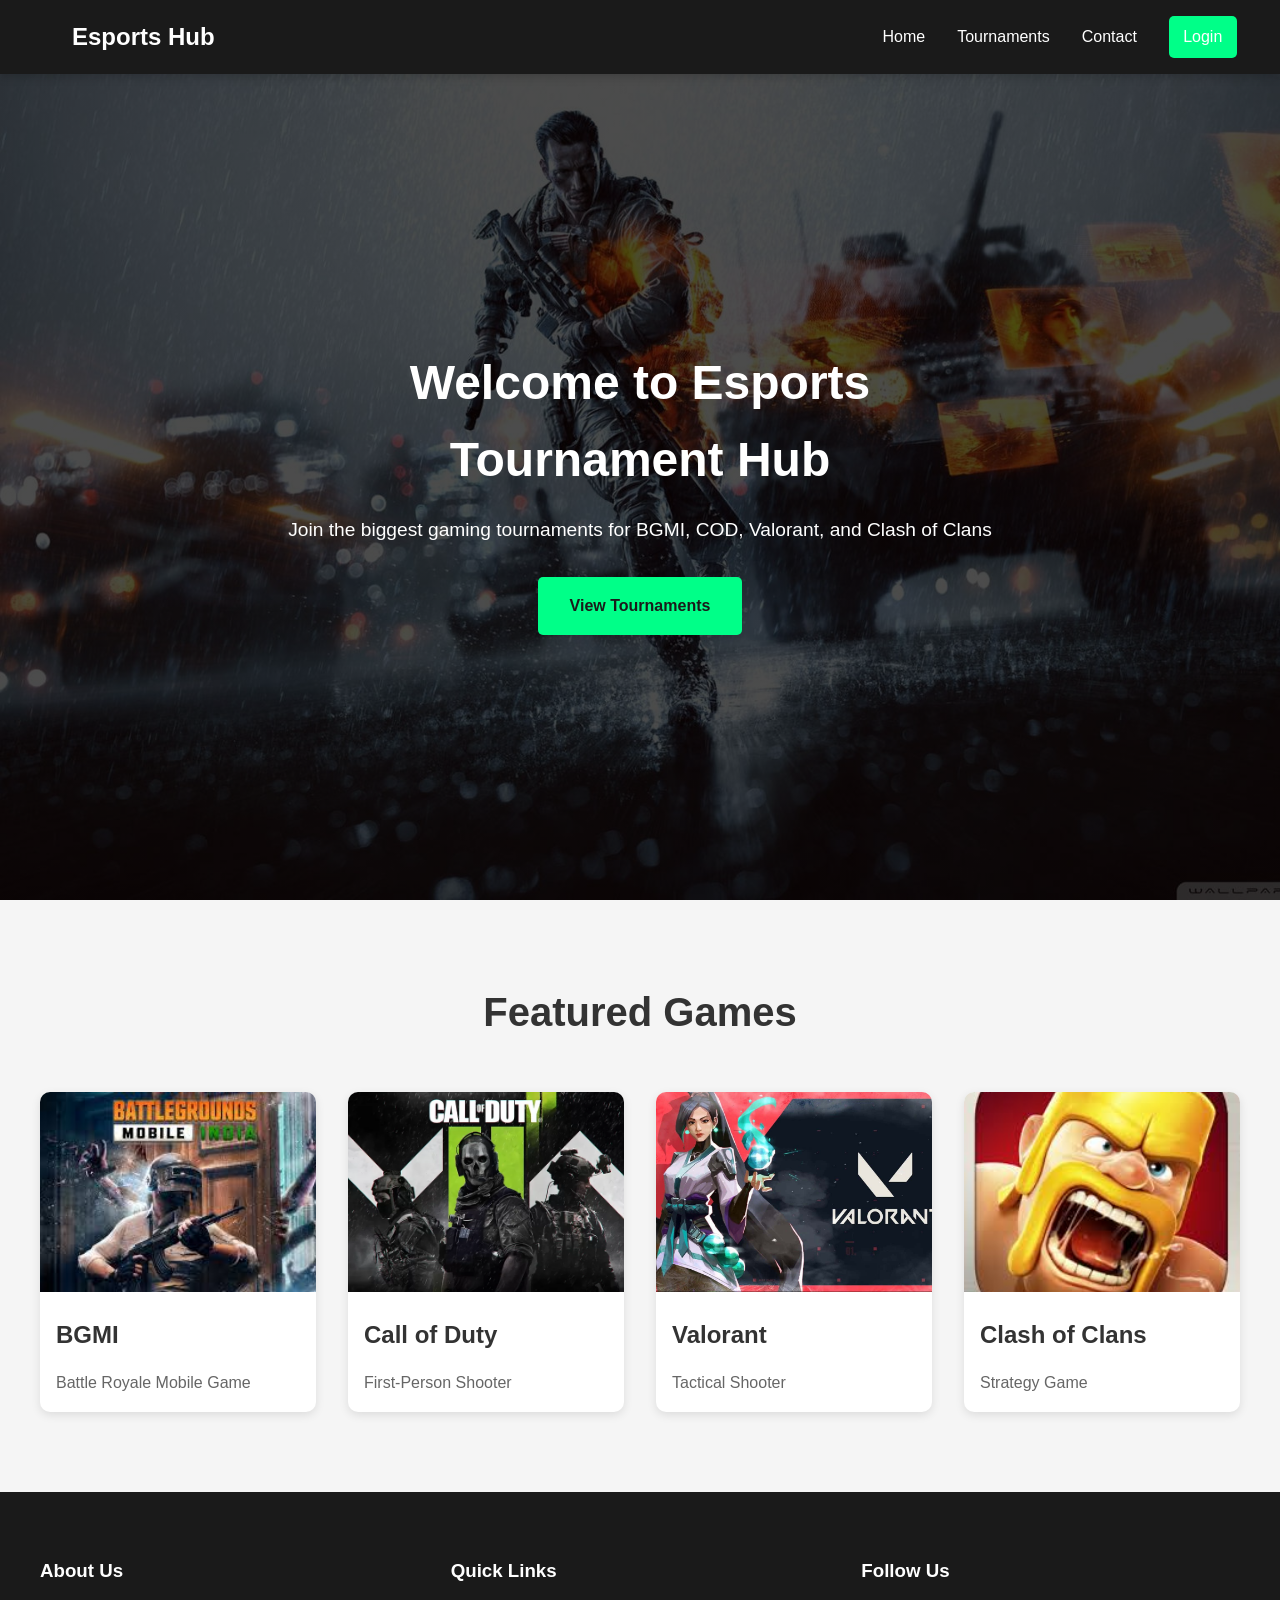
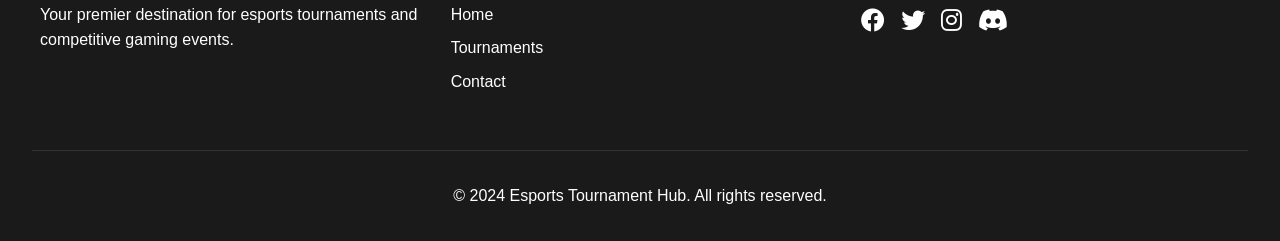
<file: pages/index.html>
<!DOCTYPE html>
<html lang="en">
<head>
    <meta charset="UTF-8">
    <meta name="viewport" content="width=device-width, initial-scale=1.0">
    <title>Esports Tournament Hub</title>
    <link rel="stylesheet" href="../css/styles.css">
    <link rel="stylesheet" href="https://cdnjs.cloudflare.com/ajax/libs/font-awesome/6.0.0/css/all.min.css">
</head>
<body>
    <header>
        <nav>
            <div class="logo">Esports Hub</div>
            <ul class="nav-links">
                
                <li><a href="index.html">Home</a></li>
                <li><a href="tournaments.html">Tournaments</a></li>
                <li><a href="contact.html">Contact</a></li>
                <li class="login-btn"><a href="login.html">Login</a></li>
            </ul>
            <div class="menu-toggle">
                <i class="fas fa-bars"></i>
            </div>
        </nav>
    </header>

    <section id="home" class="hero">
        <div class="hero-content">
            <h1>Welcome to Esports Tournament Hub</h1>
            <p>Join the biggest gaming tournaments for BGMI, COD, Valorant, and Clash of Clans</p>
            <a href="tournaments.html" class="cta-button">View Tournaments</a>
        </div>
    </section>

    <section id="games" class="games-section">
        <h2>Featured Games</h2>
        <div class="games-grid">
            <div class="game-card" data-game="bgmi">
                <img src="../images/bgmi.jpeg" alt="BGMI" onerror="this.src='../images/background-image.jpg'">
                <h3>BGMI</h3>
                <p>Battle Royale Mobile Game</p>
            </div>
            <div class="game-card" data-game="cod">
                <img src="../images/cod.webp" alt="Call of Duty" onerror="this.src='../images/background-image.jpg'">
                <h3>Call of Duty</h3>
                <p>First-Person Shooter</p>
            </div>
            <div class="game-card" data-game="valorant">
                <img src="../images/valorant.jpg" alt="Valorant" onerror="this.src='../images/background-image.jpg'">
                <h3>Valorant</h3>
                <p>Tactical Shooter</p>
            </div>
            <div class="game-card" data-game="coc">
                <img src="../images/coc.jpeg" alt="Clash of Clans" onerror="this.src='../images/background-image.jpg'">
                <h3>Clash of Clans</h3>
                <p>Strategy Game</p>
            </div>
        </div>
    </section>

    <footer>
        <div class="footer-content">
            <div class="footer-section">
                <h3>About Us</h3>
                <p>Your premier destination for esports tournaments and competitive gaming events.</p>
            </div>
            <div class="footer-section">
                <h3>Quick Links</h3>
                <ul>
                    <li><a href="index.html">Home</a></li>
                    <li><a href="tournaments.html">Tournaments</a></li>
                    <li><a href="contact.html">Contact</a></li>
                </ul>
            </div>
            <div class="footer-section">
                <h3>Follow Us</h3>
                <div class="social-links">
                    <a href="#"><i class="fab fa-facebook"></i></a>
                    <a href="#"><i class="fab fa-twitter"></i></a>
                    <a href="#"><i class="fab fa-instagram"></i></a>
                    <a href="#"><i class="fab fa-discord"></i></a>
                </div>
            </div>
        </div>
        <div class="footer-bottom">
            <p>&copy; 2024 Esports Tournament Hub. All rights reserved.</p>
        </div>
    </footer>

    <script src="../js/auth.js"></script>
    <script src="../js/script.js"></script>
</body>
</html>
</file>
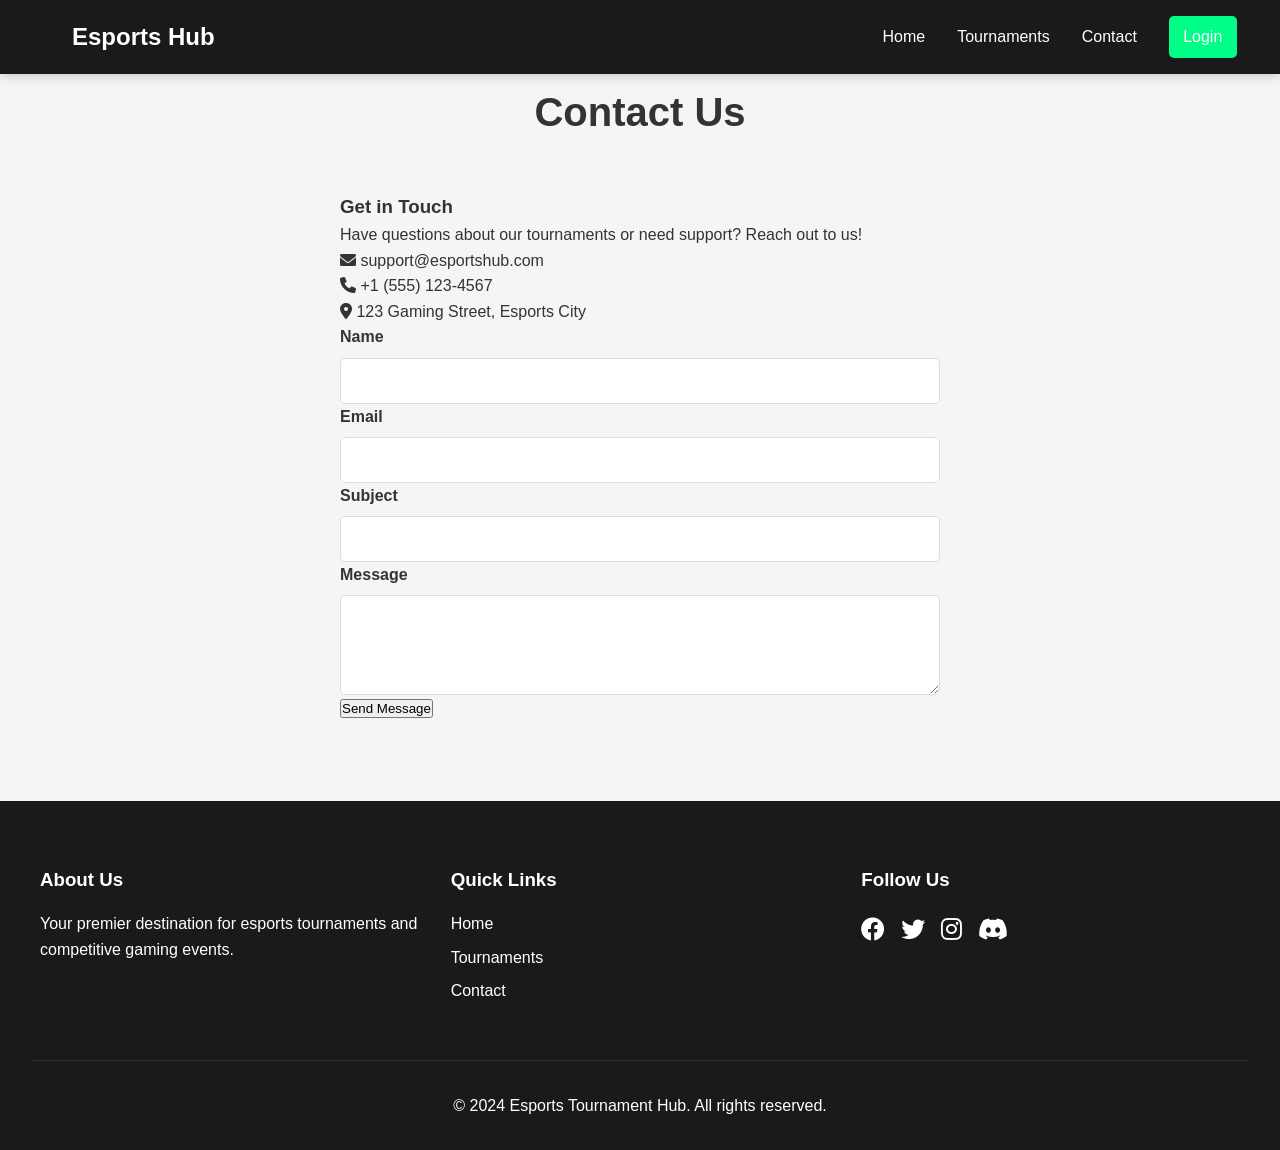
<file: pages/contact.html>
<!DOCTYPE html>
<html lang="en">
<head>
    <meta charset="UTF-8">
    <meta name="viewport" content="width=device-width, initial-scale=1.0">
    <title>Contact Us - Esports Hub</title>
    <link rel="stylesheet" href="../css/styles.css">
    <link rel="stylesheet" href="https://cdnjs.cloudflare.com/ajax/libs/font-awesome/6.0.0/css/all.min.css">
</head>
<body>
    <header>
        <nav>
            <div class="logo">Esports Hub</div>
            <ul class="nav-links">
                <li><a href="index.html">Home</a></li>
                <li><a href="tournaments.html">Tournaments</a></li>
                <li><a href="contact.html">Contact</a></li>
                <li class="login-btn"><a href="login.html">Login</a></li>
            </ul>
            <div class="menu-toggle">
                <i class="fas fa-bars"></i>
            </div>
        </nav>
    </header>

    <main>
        <section class="contact-section">
            <h2>Contact Us</h2>
            <div class="contact-container">
                <div class="contact-info">
                    <h3>Get in Touch</h3>
                    <p>Have questions about our tournaments or need support? Reach out to us!</p>
                    <div class="contact-details">
                        <p><i class="fas fa-envelope"></i> support@esportshub.com</p>
                        <p><i class="fas fa-phone"></i> +1 (555) 123-4567</p>
                        <p><i class="fas fa-map-marker-alt"></i> 123 Gaming Street, Esports City</p>
                    </div>
                </div>
                <div class="contact-form">
                    <form id="contactForm">
                        <div class="form-group">
                            <label for="name">Name</label>
                            <input type="text" id="name" name="name" required>
                        </div>
                        <div class="form-group">
                            <label for="email">Email</label>
                            <input type="email" id="email" name="email" required>
                        </div>
                        <div class="form-group">
                            <label for="subject">Subject</label>
                            <input type="text" id="subject" name="subject" required>
                        </div>
                        <div class="form-group">
                            <label for="message">Message</label>
                            <textarea id="message" name="message" required></textarea>
                        </div>
                        <button type="submit">Send Message</button>
                    </form>
                </div>
            </div>
        </section>
    </main>

    <footer>
        <div class="footer-content">
            <div class="footer-section">
                <h3>About Us</h3>
                <p>Your premier destination for esports tournaments and competitive gaming events.</p>
            </div>
            <div class="footer-section">
                <h3>Quick Links</h3>
                <ul>
                    <li><a href="index.html">Home</a></li>
                    <li><a href="tournaments.html">Tournaments</a></li>
                    <li><a href="contact.html">Contact</a></li>
                </ul>
            </div>
            <div class="footer-section">
                <h3>Follow Us</h3>
                <div class="social-links">
                    <a href="#"><i class="fab fa-facebook"></i></a>
                    <a href="#"><i class="fab fa-twitter"></i></a>
                    <a href="#"><i class="fab fa-instagram"></i></a>
                    <a href="#"><i class="fab fa-discord"></i></a>
                </div>
            </div>
        </div>
        <div class="footer-bottom">
            <p>&copy; 2024 Esports Tournament Hub. All rights reserved.</p>
        </div>
    </footer>

    <script src="../js/auth.js"></script>
    <script src="../js/script.js"></script>
</body>
</html>
</file>
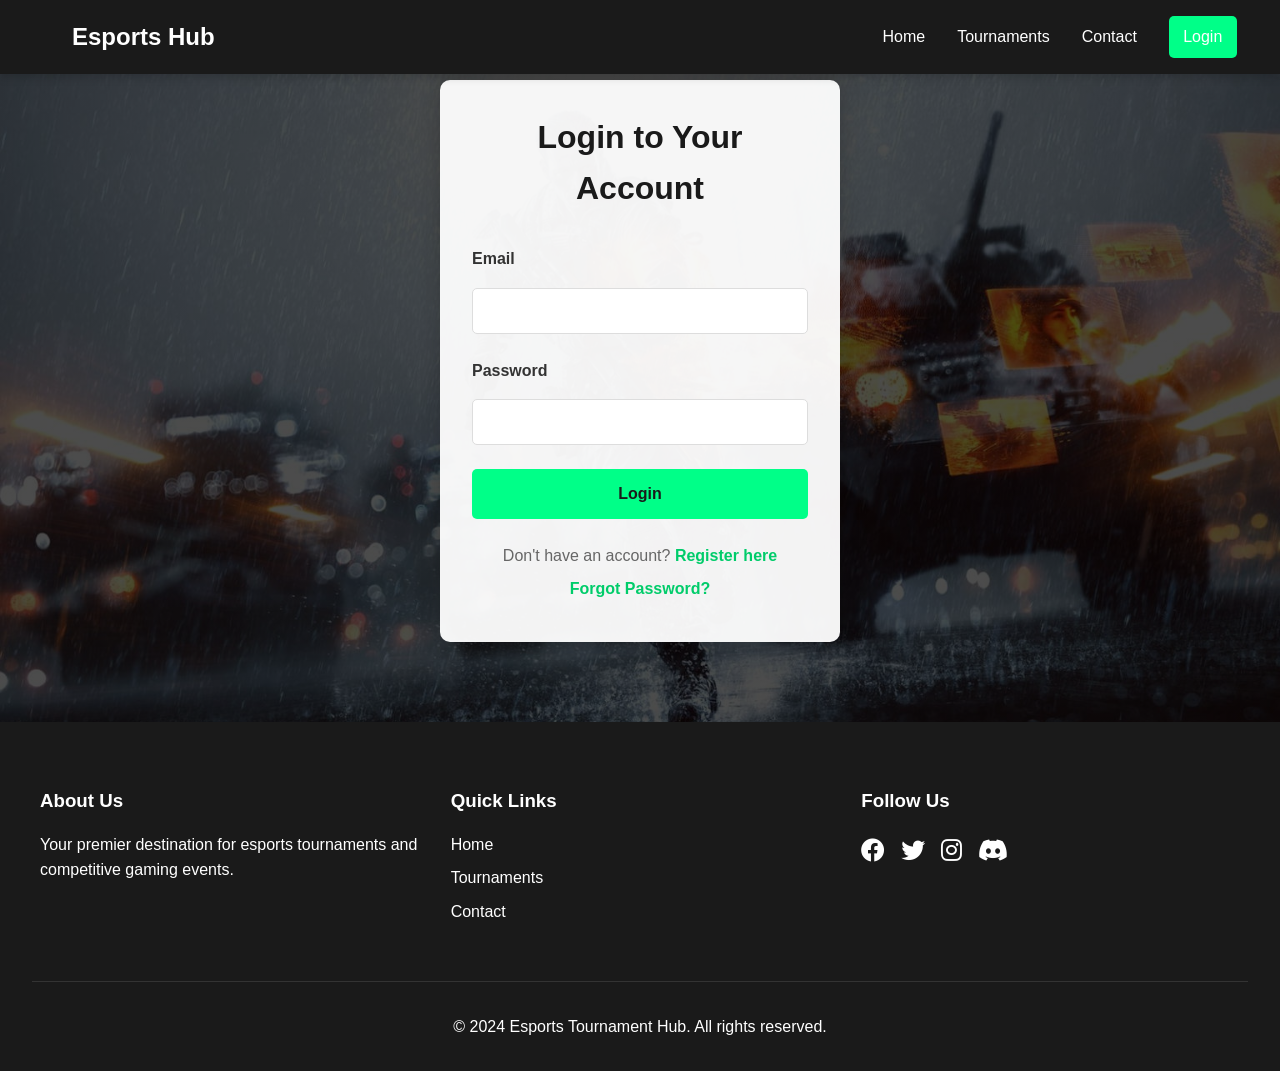
<file: pages/login.html>
<!DOCTYPE html>
<html lang="en">
<head>
    <meta charset="UTF-8">
    <meta name="viewport" content="width=device-width, initial-scale=1.0">
    <title>Login - Esports Hub</title>
    <link rel="stylesheet" href="../css/styles.css">
    <link rel="stylesheet" href="https://cdnjs.cloudflare.com/ajax/libs/font-awesome/6.0.0/css/all.min.css">
</head>
<body>
    <header>
        <nav>
            <div class="logo">Esports Hub</div>
            <ul class="nav-links">
                <li><a href="index.html">Home</a></li>
                <li><a href="tournaments.html">Tournaments</a></li>
                <li><a href="contact.html">Contact</a></li>
                <li class="login-btn"><a href="login.html">Login</a></li>
            </ul>
        </nav>
        <div class="menu-toggle">
            <i class="fas fa-bars"></i>
        </div>
    </header>

    <main class="auth-section">
        <div class="auth-container">
            <div class="auth-form">
                <h2>Login to Your Account</h2>
                <form id="loginForm">
                    <div class="form-group">
                        <label for="email">Email</label>
                        <input type="email" id="email" name="email" required>
                    </div>
                    <div class="form-group">
                        <label for="password">Password</label>
                        <input type="password" id="password" name="password" required>
                    </div>
                    <button type="submit" class="auth-button">Login</button>
                </form>
                <div class="auth-links">
                    <p>Don't have an account? <a href="register.html">Register here</a></p>
                    <p><a href="#forgot-password">Forgot Password?</a></p>
                </div>
            </div>
        </div>
    </main>

    <footer>
        <div class="footer-content">
            <div class="footer-section">
                <h3>About Us</h3>
                <p>Your premier destination for esports tournaments and competitive gaming events.</p>
            </div>
            <div class="footer-section">
                <h3>Quick Links</h3>
                <ul>
                    <li><a href="index.html">Home</a></li>
                    <li><a href="tournaments.html">Tournaments</a></li>
                    <li><a href="contact.html">Contact</a></li>
                </ul>
            </div>
            <div class="footer-section">
                <h3>Follow Us</h3>
                <div class="social-links">
                    <a href="#"><i class="fab fa-facebook"></i></a>
                    <a href="#"><i class="fab fa-twitter"></i></a>
                    <a href="#"><i class="fab fa-instagram"></i></a>
                    <a href="#"><i class="fab fa-discord"></i></a>
                </div>
            </div>
        </div>
        <div class="footer-bottom">
            <p>&copy; 2024 Esports Tournament Hub. All rights reserved.</p>
        </div>
    </footer>

    <script src="../js/auth.js"></script>
    <script src="../js/script.js"></script>
</body>
</html>
</file>
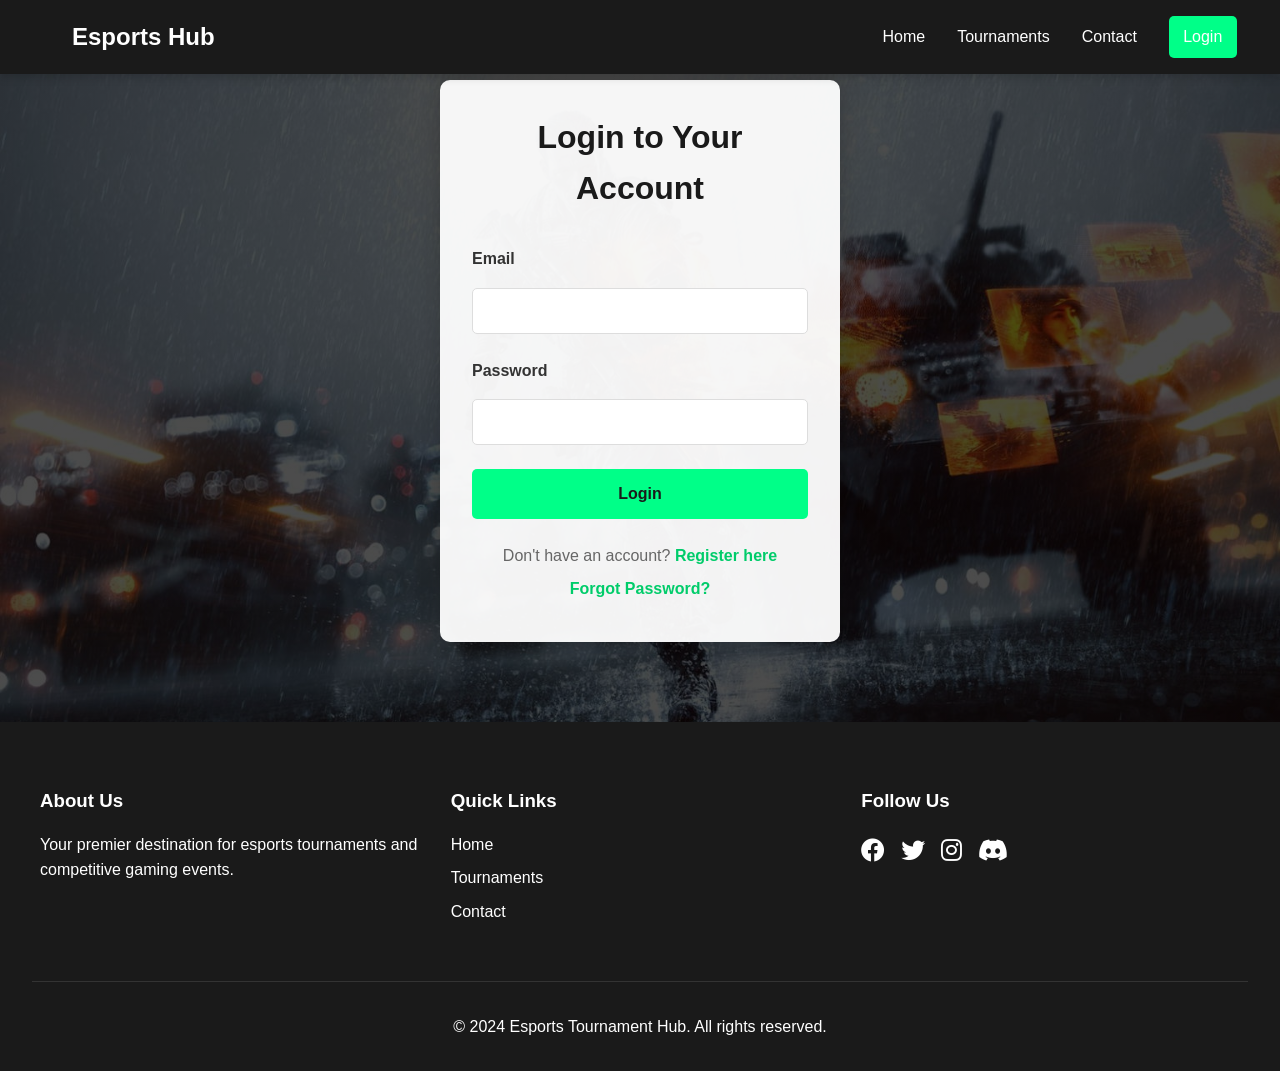
<file: pages/profile.html>
<!DOCTYPE html>
<html lang="en">
<head>
    <meta charset="UTF-8">
    <meta name="viewport" content="width=device-width, initial-scale=1.0">
    <title>Profile - Esports Hub</title>
    <link rel="stylesheet" href="../css/styles.css">
    <link rel="stylesheet" href="https://cdnjs.cloudflare.com/ajax/libs/font-awesome/6.0.0/css/all.min.css">
    <style>
        .profile-container {
            max-width: 800px;
            margin: 2rem auto;
            padding: 2rem;
            background: linear-gradient(135deg, #1a1a2e 0%, #16213e 100%);
            border-radius: 15px;
            box-shadow: 0 10px 30px rgba(0, 0, 0, 0.3);
        }

        .profile-header {
            text-align: center;
            margin-bottom: 2rem;
            color: #fff;
        }

        .profile-header h2 {
            font-size: 2.5rem;
            margin-bottom: 1rem;
            background: linear-gradient(45deg, #00dbde, #fc00ff);
            -webkit-background-clip: text;
            -webkit-text-fill-color: transparent;
        }

        .profile-content {
            display: grid;
            grid-template-columns: 1fr 2fr;
            gap: 2rem;
            color: #fff;
        }

        .profile-avatar {
            text-align: center;
        }

        .avatar {
            width: 150px;
            height: 150px;
            border-radius: 50%;
            background: linear-gradient(45deg, #00dbde, #fc00ff);
            display: flex;
            align-items: center;
            justify-content: center;
            margin: 0 auto;
            font-size: 4rem;
            color: #fff;
        }

        .profile-info {
            background: rgba(255, 255, 255, 0.1);
            padding: 2rem;
            border-radius: 10px;
            backdrop-filter: blur(10px);
        }

        .info-item {
            margin-bottom: 1.5rem;
            padding-bottom: 1rem;
            border-bottom: 1px solid rgba(255, 255, 255, 0.1);
        }

        .info-item:last-child {
            border-bottom: none;
        }

        .info-item label {
            display: block;
            font-size: 0.9rem;
            color: #00dbde;
            margin-bottom: 0.5rem;
        }

        .info-item span {
            font-size: 1.2rem;
            color: #fff;
        }

        .profile-actions {
            margin-top: 2rem;
            text-align: center;
        }

        .logout-btn {
            background: linear-gradient(45deg, #ff416c, #ff4b2b);
            color: white;
            padding: 0.8rem 2rem;
            border: none;
            border-radius: 25px;
            font-size: 1rem;
            cursor: pointer;
            transition: all 0.3s ease;
            box-shadow: 0 4px 15px rgba(255, 65, 108, 0.4);
        }

        .logout-btn:hover {
            transform: translateY(-2px);
            box-shadow: 0 6px 20px rgba(255, 65, 108, 0.6);
        }

        .profile-stats {
            display: grid;
            grid-template-columns: repeat(3, 1fr);
            gap: 1rem;
            margin-top: 2rem;
        }

        .stat-card {
            background: rgba(255, 255, 255, 0.1);
            padding: 1.5rem;
            border-radius: 10px;
            text-align: center;
            backdrop-filter: blur(10px);
        }

        .stat-card h3 {
            color: #00dbde;
            margin-bottom: 0.5rem;
        }

        .stat-card p {
            font-size: 1.5rem;
            color: #fff;
            margin: 0;
        }

        @media (max-width: 768px) {
            .profile-content {
                grid-template-columns: 1fr;
            }

            .profile-stats {
                grid-template-columns: 1fr;
            }
        }
    </style>
</head>
<body>
    <header>
        <nav>
            <div class="logo">Esports Hub</div>
            <ul class="nav-links">
                <li><a href="index.html">Home</a></li>
                <li><a href="tournaments.html">Tournaments</a></li>
                <li><a href="contact.html">Contact</a></li>
                <li class="login-btn"><a href="login.html">Login</a></li>
            </ul>
            <div class="menu-toggle">
                <i class="fas fa-bars"></i>
            </div>
        </nav>
    </header>

    <main>
        <div class="profile-container">
            <div class="profile-header">
                <h2>User Profile</h2>
            </div>
            <div class="profile-content">
                <div class="profile-avatar">
                    <div class="avatar">
                        <i class="fas fa-user"></i>
                    </div>
                </div>
                <div class="profile-info">
                    <div class="info-item">
                        <label>Username</label>
                        <span id="username">Loading...</span>
                    </div>
                    <div class="info-item">
                        <label>Email</label>
                        <span id="email">Loading...</span>
                    </div>
                    <div class="info-item">
                        <label>Member Since</label>
                        <span id="registrationDate">Loading...</span>
                    </div>
                </div>
            </div>
            <div class="profile-stats">
                <div class="stat-card">
                    <h3>Tournaments Joined</h3>
                    <p>0</p>
                </div>
                <div class="stat-card">
                    <h3>Wins</h3>
                    <p>0</p>
                </div>
                <div class="stat-card">
                    <h3>Rank</h3>
                    <p>Newbie</p>
                </div>
            </div>
            <div class="profile-actions">
                <button id="logoutBtn" class="logout-btn">Logout</button>
            </div>
        </div>
    </main>

    <footer>
        <div class="footer-content">
            <div class="footer-section">
                <h3>About Us</h3>
                <p>Your premier destination for esports tournaments and competitive gaming events.</p>
            </div>
            <div class="footer-section">
                <h3>Quick Links</h3>
                <ul>
                    <li><a href="index.html">Home</a></li>
                    <li><a href="tournaments.html">Tournaments</a></li>
                    <li><a href="contact.html">Contact</a></li>
                </ul>
            </div>
            <div class="footer-section">
                <h3>Follow Us</h3>
                <div class="social-links">
                    <a href="#"><i class="fab fa-facebook"></i></a>
                    <a href="#"><i class="fab fa-twitter"></i></a>
                    <a href="#"><i class="fab fa-instagram"></i></a>
                    <a href="#"><i class="fab fa-discord"></i></a>
                </div>
            </div>
        </div>
        <div class="footer-bottom">
            <p>&copy; 2024 Esports Tournament Hub. All rights reserved.</p>
        </div>
    </footer>

    <script src="../js/auth.js"></script>
    <script src="../js/script.js"></script>
</body>
</html>
</file>
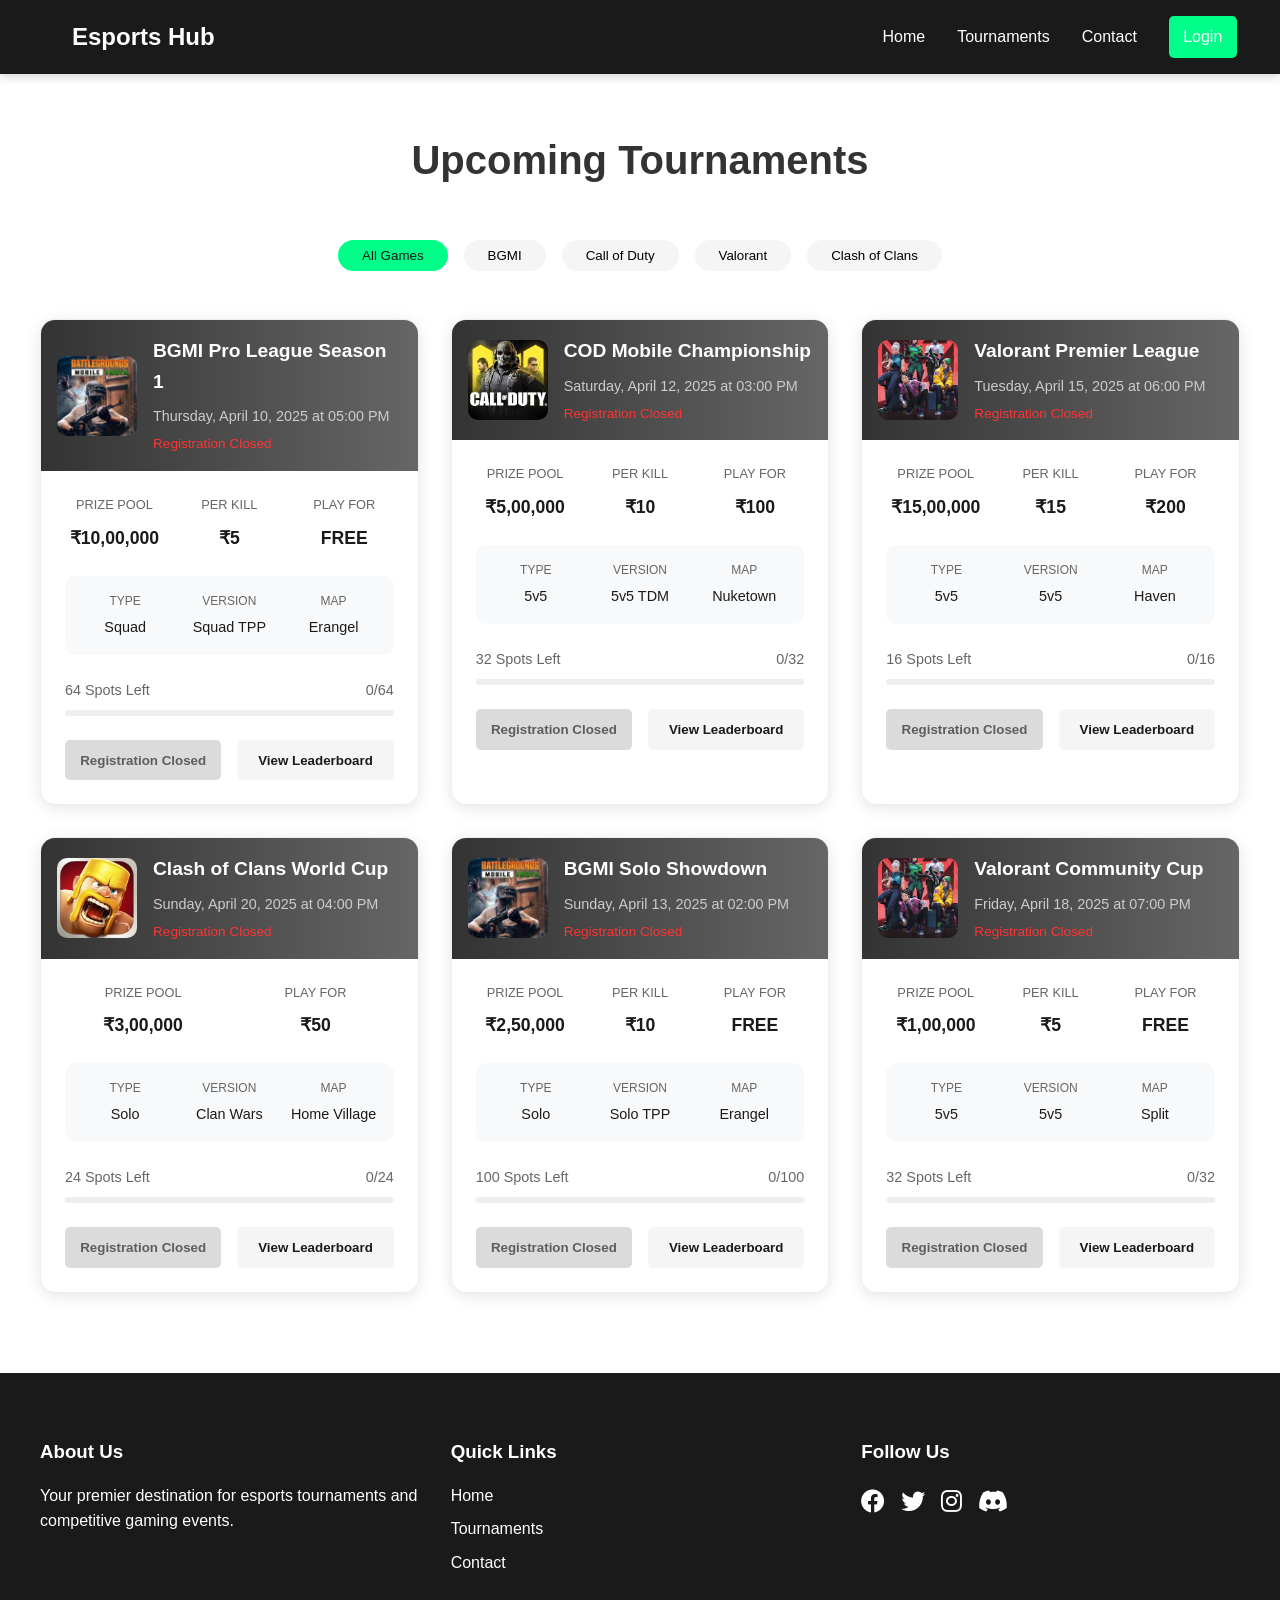
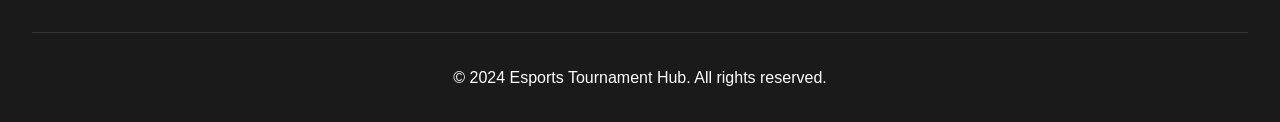
<file: pages/tournaments.html>
<!DOCTYPE html>
<html lang="en">
<head>
    <meta charset="UTF-8">
    <meta name="viewport" content="width=device-width, initial-scale=1.0">
    <title>Tournaments - Esports Hub</title>
    <link rel="stylesheet" href="../css/styles.css">
    <link rel="stylesheet" href="https://cdnjs.cloudflare.com/ajax/libs/font-awesome/6.0.0/css/all.min.css">
</head>
<body>
    <header>
        <nav>
            <div class="logo">Esports Hub</div>

            <ul class="nav-links">
                <li><a href="index.html">Home</a></li>
                <li><a href="tournaments.html">Tournaments</a></li>
                <li><a href="contact.html">Contact</a></li>
                <li class="login-btn"><a href="login.html">Login</a></li>
            </ul>
        </nav>
        <div class="menu-toggle">
            <i class="fas fa-bars"></i>
        </div>
    </header>

    <main>
        <section class="tournaments-section">
            <h2>Upcoming Tournaments</h2>
            <div class="tournament-filters">
                <button class="filter-btn active" data-game="all">All Games</button>
                <button class="filter-btn" data-game="bgmi">BGMI</button>
                <button class="filter-btn" data-game="cod">Call of Duty</button>
                <button class="filter-btn" data-game="valorant">Valorant</button>
                <button class="filter-btn" data-game="coc">Clash of Clans</button>
            </div>

            <div class="tournaments-grid">
                <!-- BGMI Tournament -->
                <div class="tournament-card" data-game="bgmi">
                    <div class="tournament-header">
                        <img src="../images/bgmi.jpeg" alt="BGMI" class="game-logo">
                        <div class="tournament-title">
                            <h3>BGMI Championship 2024</h3>
                            <p class="tournament-time">Starts: May 15, 2024</p>
                            <p class="registration-timer">Registration Open</p>
                        </div>
                    </div>
                    <div class="tournament-info">
                        <div class="info-grid three-columns">
                            <div class="info-item">
                                <span class="label">Prize Pool</span>
                                <span class="value">₹50,000</span>
                            </div>
                            <div class="info-item">
                                <span class="label">Teams</span>
                                <span class="value">16/32</span>
                            </div>
                            <div class="info-item">
                                <span class="label">Format</span>
                                <span class="value">Squad</span>
                            </div>
                        </div>
                        <div class="tournament-details">
                            <div class="details-row">
                                <div class="detail-item">
                                    <span class="label">Entry Fee</span>
                                    <span class="value">₹500</span>
                                </div>
                                <div class="detail-item">
                                    <span class="label">Map</span>
                                    <span class="value">Erangel</span>
                                </div>
                                <div class="detail-item">
                                    <span class="label">Duration</span>
                                    <span class="value">3 Days</span>
                                </div>
                            </div>
                        </div>
                        <div class="tournament-actions">
                            <button class="register-btn">Register Now</button>
                            <button class="leaderboard-btn">View Leaderboard</button>
                        </div>
                    </div>
                </div>

                <!-- Call of Duty Tournament -->
                <div class="tournament-card" data-game="cod">
                    <div class="tournament-header">
                        <img src="../images/cod.webp" alt="Call of Duty" class="game-logo">
                        <div class="tournament-title">
                            <h3>COD Mobile Masters</h3>
                            <p class="tournament-time">Starts: May 20, 2024</p>
                            <p class="registration-timer">Registration Open</p>
                        </div>
                    </div>
                    <div class="tournament-info">
                        <div class="info-grid three-columns">
                            <div class="info-item">
                                <span class="label">Prize Pool</span>
                                <span class="value">₹75,000</span>
                            </div>
                            <div class="info-item">
                                <span class="label">Teams</span>
                                <span class="value">24/32</span>
                            </div>
                            <div class="info-item">
                                <span class="label">Format</span>
                                <span class="value">Team Deathmatch</span>
                            </div>
                        </div>
                        <div class="tournament-details">
                            <div class="details-row">
                                <div class="detail-item">
                                    <span class="label">Entry Fee</span>
                                    <span class="value">₹750</span>
                                </div>
                                <div class="detail-item">
                                    <span class="label">Maps</span>
                                    <span class="value">Crash, Standoff</span>
                                </div>
                                <div class="detail-item">
                                    <span class="label">Duration</span>
                                    <span class="value">2 Days</span>
                                </div>
                            </div>
                        </div>
                        <div class="tournament-actions">
                            <button class="register-btn">Register Now</button>
                            <button class="leaderboard-btn">View Leaderboard</button>
                        </div>
                    </div>
                </div>

                <!-- Valorant Tournament -->
                <div class="tournament-card" data-game="valorant">
                    <div class="tournament-header">
                        <img src="../images/valorant.jpg" alt="Valorant" class="game-logo">
                        <div class="tournament-title">
                            <h3>Valorant Pro Series</h3>
                            <p class="tournament-time">Starts: May 25, 2024</p>
                            <p class="registration-timer">Registration Open</p>
                        </div>
                    </div>
                    <div class="tournament-info">
                        <div class="info-grid three-columns">
                            <div class="info-item">
                                <span class="label">Prize Pool</span>
                                <span class="value">₹1,00,000</span>
                            </div>
                            <div class="info-item">
                                <span class="label">Teams</span>
                                <span class="value">20/32</span>
                            </div>
                            <div class="info-item">
                                <span class="label">Format</span>
                                <span class="value">5v5</span>
                            </div>
                        </div>
                        <div class="tournament-details">
                            <div class="details-row">
                                <div class="detail-item">
                                    <span class="label">Entry Fee</span>
                                    <span class="value">₹1,000</span>
                                </div>
                                <div class="detail-item">
                                    <span class="label">Maps</span>
                                    <span class="value">Ascent, Bind</span>
                                </div>
                                <div class="detail-item">
                                    <span class="label">Duration</span>
                                    <span class="value">3 Days</span>
                                </div>
                            </div>
                        </div>
                        <div class="tournament-actions">
                            <button class="register-btn">Register Now</button>
                            <button class="leaderboard-btn">View Leaderboard</button>
                        </div>
                    </div>
                </div>

                <!-- Clash of Clans Tournament -->
                <div class="tournament-card" data-game="coc">
                    <div class="tournament-header">
                        <img src="../images/coc.jpeg" alt="Clash of Clans" class="game-logo">
                        <div class="tournament-title">
                            <h3>COC Clan Wars</h3>
                            <p class="tournament-time">Starts: May 30, 2024</p>
                            <p class="registration-timer">Registration Open</p>
                        </div>
                    </div>
                    <div class="tournament-info">
                        <div class="info-grid three-columns">
                            <div class="info-item">
                                <span class="label">Prize Pool</span>
                                <span class="value">₹25,000</span>
                            </div>
                            <div class="info-item">
                                <span class="label">Clans</span>
                                <span class="value">8/16</span>
                            </div>
                            <div class="info-item">
                                <span class="label">Format</span>
                                <span class="value">Clan War</span>
                            </div>
                        </div>
                        <div class="tournament-details">
                            <div class="details-row">
                                <div class="detail-item">
                                    <span class="label">Entry Fee</span>
                                    <span class="value">₹300</span>
                                </div>
                                <div class="detail-item">
                                    <span class="label">TH Level</span>
                                    <span class="value">TH12+</span>
                                </div>
                                <div class="detail-item">
                                    <span class="label">Duration</span>
                                    <span class="value">2 Days</span>
                                </div>
                            </div>
                        </div>
                        <div class="tournament-actions">
                            <button class="register-btn">Register Now</button>
                            <button class="leaderboard-btn">View Leaderboard</button>
                        </div>
                    </div>
                </div>
            </div>
        </section>
    </main>

    <!-- Registration Modal -->
    <div id="registration-modal" class="modal">
        <div class="modal-content">
            <span class="close-modal">&times;</span>
            <h2 id="modal-tournament-title">Register for Tournament</h2>
            <form id="registerForm">
                <div class="form-group">
                    <label for="teamName">Team Name</label>
                    <input type="text" id="teamName" name="teamName" required>
                </div>
                <div class="form-group">
                    <label for="captainName">Captain Name</label>
                    <input type="text" id="captainName" name="captainName" required>
                </div>
                <div class="form-group">
                    <label for="captainEmail">Captain Email</label>
                    <input type="email" id="captainEmail" name="captainEmail" required>
                </div>
                <div class="form-group">
                    <label for="captainPhone">Captain Phone</label>
                    <input type="tel" id="captainPhone" name="captainPhone" required>
                </div>
                
                <div id="team-members-section">
                    <h3>Team Members</h3>
                    <div id="team-members-container">
                        <!-- Team member fields will be added dynamically -->
                    </div>
                </div>
                
                <div class="form-group">
                    <button type="submit" class="submit-btn">Register Team</button>
                </div>
            </form>
        </div>
    </div>

    <!-- Leaderboard Modal -->
    <div id="leaderboard-modal" class="modal">
        <div class="modal-content">
            <span class="close-modal">&times;</span>
            <h2 id="leaderboard-title">Tournament Leaderboard</h2>
            <div class="leaderboard-filters">
                <button class="leaderboard-filter-btn active" data-filter="all">All Teams</button>
                <button class="leaderboard-filter-btn" data-filter="pending">Pending</button>
                <button class="leaderboard-filter-btn" data-filter="approved">Approved</button>
                <button class="leaderboard-filter-btn" data-filter="rejected">Rejected</button>
            </div>
            <div class="leaderboard-table-container">
                <table class="leaderboard-table">
                    <thead>
                        <tr>
                            <th>Rank</th>
                            <th>Team</th>
                            <th>Captain</th>
                            <th>Status</th>
                        </tr>
                    </thead>
                    <tbody id="leaderboard-body">
                        <!-- Leaderboard entries will be added dynamically -->
                    </tbody>
                </table>
            </div>
        </div>
    </div>

    <footer>
        <div class="footer-content">
            <div class="footer-section">
                <h3>About Us</h3>
                <p>Your premier destination for esports tournaments and competitive gaming events.</p>
            </div>
            <div class="footer-section">
                <h3>Quick Links</h3>
                <ul>
                    <li><a href="index.html">Home</a></li>
                    <li><a href="tournaments.html">Tournaments</a></li>
                    <li><a href="contact.html">Contact</a></li>
                </ul>
            </div>
            <div class="footer-section">
                <h3>Follow Us</h3>
                <div class="social-links">
                    <a href="#"><i class="fab fa-facebook"></i></a>
                    <a href="#"><i class="fab fa-twitter"></i></a>
                    <a href="#"><i class="fab fa-instagram"></i></a>
                    <a href="#"><i class="fab fa-discord"></i></a>
                </div>
            </div>
        </div>
        <div class="footer-bottom">
            <p>&copy; 2024 Esports Tournament Hub. All rights reserved.</p>
        </div>
    </footer>

    <script src="../js/auth.js"></script>
    <script src="../js/script.js"></script>
</body>
</html>
</file>
<file: css/styles.css>
* {
    margin: 0;
    padding: 0;
    box-sizing: border-box;
    scrollbar-width: none; 
    -ms-overflow-style: none;
}

*::-webkit-scrollbar {
    display: none; 
}

body {
    font-family: 'Segoe UI', Tahoma, Geneva, Verdana, sans-serif;
    line-height: 1.6;
    color: #333;
    overflow-y: scroll;
    overflow-x: hidden;
}

header {
    background-color: #1a1a1a;
    padding: 1rem 0;
    position: fixed;
    width: 100%;
    top: 0;
    z-index: 1000;
    box-shadow: 0 2px 10px rgba(0, 0, 0, 0.2);
}

nav {
    max-width: 1200px;
    margin: 0 auto;
    display: flex;
    justify-content: space-between;
    align-items: center;
    padding: 0 2rem;
    position: relative;
}

.logo {
    color: #fff;
    font-size: 1.5rem;
    font-weight: bold;
    text-decoration: none;
    transition: color 0.3s ease;
}

.logo:hover {
    color: #00ff88;
}

.nav-links {
    display: flex;
    list-style: none;
    margin: 0;
    padding: 0;
    margin-left: auto; 
}

.nav-links li {
    margin-left: 2rem;
}

.nav-links a {
    color: #fff;
    text-decoration: none;
    transition: color 0.3s ease;
    font-weight: 500;
    display: block;
    padding: 0.5rem 0;
}

.nav-links a:hover {
    color: #00ff88;
}

.nav-links .login-btn {
    background-color: #00ff88;
    color: #1a1a1a;
    padding: 0 4%;
    border-radius: 5px;
    font-weight: 600;
    transition: all 0.3s ease;
}

.nav-links .login-btn:hover {
    background-color: #00cc6a;
    color: #1a1a1a;
    transform: translateY(-2px);
}

.hero {
    height: 100vh;
    background: linear-gradient(rgba(0, 0, 0, 0.7), rgba(0, 0, 0, 0.7)),
                url('../images/background-image.jpg') center/cover no-repeat;
    display: flex;
    align-items: center;
    justify-content: center;
    text-align: center;
    color: #fff;
    padding-top: 80px;
}

.hero-content {
    max-width: 800px;
    padding: 0 2rem;
}

.hero h1 {
    font-size: 3rem;
    margin-bottom: 1rem;
}

.hero p {
    font-size: 1.2rem;
    margin-bottom: 2rem;
}

.cta-button {
    display: inline-block;
    padding: 1rem 2rem;
    background-color: #00ff88;
    color: #1a1a1a;
    text-decoration: none;
    border-radius: 5px;
    font-weight: bold;
    transition: transform 0.3s ease;
}

.cta-button:hover {
    transform: translateY(-3px);
}

.games-section {
    padding: 5rem 2rem;
    background-color: #f5f5f5;
}

.games-section h2 {
    text-align: center;
    margin-bottom: 3rem;
    font-size: 2.5rem;
}

.games-grid {
    display: grid;
    grid-template-columns: repeat(auto-fit, minmax(250px, 1fr));
    gap: 2rem;
    max-width: 1200px;
    margin: 0 auto;
}

.game-card {
    background: #fff;
    border-radius: 10px;
    overflow: hidden;
    box-shadow: 0 3px 10px rgba(0, 0, 0, 0.1);
    transition: transform 0.3s ease;
}

.game-card:hover {
    transform: translateY(-5px);
}

.game-card img {
    width: 100%;
    height: 200px;
    object-fit: cover;
}

.game-card h3 {
    padding: 1rem;
    font-size: 1.5rem;
}

.game-card p {
    padding: 0 1rem 1rem;
    color: #666;
}

.tournaments-section {
    padding: 8rem 2rem 5rem 2rem;
}

.tournaments-section h2 {
    text-align: center;
    margin-bottom: 3rem;
    font-size: 2.5rem;
}

.tournament-filters {
    display: flex;
    justify-content: center;
    gap: 1rem;
    margin-bottom: 3rem;
    flex-wrap: wrap;
}

.filter-btn {
    padding: 0.5rem 1.5rem;
    border: none;
    background-color: #f5f5f5;
    border-radius: 25px;
    cursor: pointer;
    transition: all 0.3s ease;
}

.filter-btn.active,
.filter-btn:hover {
    background-color: #00ff88;
    color: #1a1a1a;
}

.tournaments-grid {
    display: grid;
    grid-template-columns: repeat(auto-fit, minmax(300px, 1fr));
    gap: 2rem;
    max-width: 1200px;
    margin: 0 auto;
}

/* Contact Section */
.contact-section {
    padding: 5rem 2rem;
    background-color: #f5f5f5;
}

.contact-section h2 {
    text-align: center;
    margin-bottom: 3rem;
    font-size: 2.5rem;
}

.contact-container {
    max-width: 600px;
    margin: 0 auto;
}

#contact-form {
    display: flex;
    flex-direction: column;
    gap: 1rem;
}

#contact-form input,
#contact-form select,
#contact-form textarea {
    padding: 1rem;
    border: 1px solid #ddd;
    border-radius: 5px;
    font-size: 1rem;
}

#contact-form textarea {
    height: 150px;
    resize: vertical;
}

.submit-btn {
    background: linear-gradient(45deg, #00c853, #00b0ff);
    color: white;
    border: none;
    padding: 12px 24px;
    border-radius: 30px;
    cursor: pointer;
    font-weight: bold;
    font-size: 1rem;
    width: 100%;
    transition: all 0.3s ease;
    box-shadow: 0 4px 8px rgba(0, 0, 0, 0.2);
    margin-top: 1rem;
}

.submit-btn:hover {
    transform: translateY(-2px);
    box-shadow: 0 6px 12px rgba(0, 0, 0, 0.3);
}

.submit-btn:active {
    transform: translateY(1px);
    box-shadow: 0 2px 4px rgba(0, 0, 0, 0.2);
}

/* Footer */
footer {
    background-color: #1a1a1a;
    color: #fff;
    padding: 4rem 2rem 2rem;
}

.footer-content {
    max-width: 1200px;
    margin: 0 auto;
    display: grid;
    grid-template-columns: repeat(auto-fit, minmax(250px, 1fr));
    gap: 2rem;
}

.footer-section h3 {
    margin-bottom: 1rem;
}

.footer-section ul {
    list-style: none;
}

.footer-section ul li {
    margin-bottom: 0.5rem;
}

.footer-section a {
    color: #fff;
    text-decoration: none;
    transition: color 0.3s ease;
}

.footer-section a:hover {
    color: #00ff88;
}

.social-links {
    display: flex;
    gap: 1rem;
}

.social-links a {
    font-size: 1.5rem;
}

.footer-bottom {
    text-align: center;
    margin-top: 3rem;
    padding-top: 2rem;
    border-top: 1px solid #333;
}

/* Responsive Design */
@media (max-width: 768px) {
    .nav-links {
        display: none;
    }
    
    .hero h1 {
        font-size: 2rem;
    }
    
    .hero p {
        font-size: 1rem;
    }
    
    .games-grid,
    .tournaments-grid {
        grid-template-columns: 1fr;
    }
}

/* Tournament Cards */
.tournament-card {
    background: #fff;
    border-radius: 15px;
    overflow: hidden;
    box-shadow: 0 3px 15px rgba(0, 0, 0, 0.1);
    transition: transform 0.3s ease;
    border: 1px solid #eee;
}

.tournament-card:hover {
    transform: translateY(-5px);
}

.tournament-header {
    display: flex;
    align-items: center;
    padding: 1rem;
    background: linear-gradient(to right, rgba(0,0,0,0.8), rgba(0,0,0,0.6));
    color: white;
}

.game-logo {
    width: 80px;
    height: 80px;
    object-fit: cover;
    border-radius: 10px;
    margin-right: 1rem;
}

.tournament-title {
    flex: 1;
}

.tournament-title h3 {
    font-size: 1.2rem;
    margin-bottom: 0.5rem;
    color: white;
}

.tournament-time {
    font-size: 0.9rem;
    color: #ccc;
    margin-bottom: 0.3rem;
}

.registration-timer {
    font-size: 0.85rem;
    font-weight: 500;
    color: #00ff88;
    margin-top: 0.3rem;
}

.registration-timer.closed {
    color: #ff3333;
}

.tournament-info {
    padding: 1.5rem;
}

.info-grid {
    display: grid;
    gap: 1rem;
    margin-bottom: 1.5rem;
    text-align: center;
}

.info-grid.three-columns {
    grid-template-columns: repeat(3, 1fr);
}

.info-grid.two-columns {
    grid-template-columns: repeat(2, 1fr);
}

.info-item {
    display: flex;
    flex-direction: column;
    gap: 0.5rem;
}

.info-item .label {
    font-size: 0.8rem;
    color: #666;
    text-transform: uppercase;
}

.info-item .value {
    font-size: 1.1rem;
    font-weight: bold;
    color: #1a1a1a;
}

.tournament-details {
    background-color: #f8f9fa;
    border-radius: 10px;
    padding: 1rem;
    margin-bottom: 1.5rem;
}

.details-row {
    display: grid;
    grid-template-columns: repeat(3, 1fr);
    gap: 1rem;
    text-align: center;
}

.detail-item {
    display: flex;
    flex-direction: column;
    gap: 0.3rem;
}

.detail-item .label {
    font-size: 0.75rem;
    color: #666;
    text-transform: uppercase;
}

.detail-item .value {
    font-size: 0.9rem;
    color: #1a1a1a;
    font-weight: 500;
}

.spots-progress {
    margin-bottom: 1.5rem;
}

.spots-text {
    display: flex;
    justify-content: space-between;
    margin-bottom: 0.5rem;
    font-size: 0.9rem;
    color: #666;
}

.progress-bar {
    width: 100%;
    height: 6px;
    background-color: #eee;
    border-radius: 3px;
    overflow: hidden;
}

.progress {
    height: 100%;
    background-color: #00ff88;
    border-radius: 3px;
    transition: width 0.3s ease;
}

.tournament-actions {
    display: flex;
    gap: 1rem;
}

.register-btn,
.leaderboard-btn {
    flex: 1;
    padding: 0.8rem;
    border: none;
    border-radius: 5px;
    font-weight: 600;
    cursor: pointer;
    transition: all 0.3s ease;
    text-align: center;
}

.register-btn {
    background-color: #00ff88;
    color: #1a1a1a;
}

.register-btn:hover {
    background-color: #00cc6a;
}

.register-btn:disabled {
    background-color: #cccccc;
    cursor: not-allowed;
    opacity: 0.7;
}

.register-btn:disabled:hover {
    background-color: #cccccc;
}

.leaderboard-btn {
    background-color: #f5f5f5;
    color: #1a1a1a;
}

.leaderboard-btn:hover {
    background-color: #e0e0e0;
}

@media (max-width: 768px) {
    .tournament-header {
        flex-direction: column;
        text-align: center;
    }

    .game-logo {
        margin-right: 0;
        margin-bottom: 1rem;
    }

    .info-grid,
    .details-row {
        grid-template-columns: 1fr;
        gap: 1rem;
    }

    .tournament-actions {
        flex-direction: column;
    }
}

.menu-toggle{
    display: none;
}

/* Mobile Navigation */
@media (max-width: 768px) {
    .nav-links {
        position: fixed;
        top: 80px;
        left: 0;
        width: 100%;
        background-color: #1a1a1a;
        padding: 1rem;
        display: none;
        flex-direction: column;
        align-items: center;
    }

    .nav-links.active {
        display: flex;
    }

    .nav-links li {
        margin: 1rem 0;
    }

    .menu-toggle {
        display: block;
        color: #fff;
        font-size: 1.5rem;
        cursor: pointer;
    }
}

/* Loading Animation */
.loading {
    display: flex;
    justify-content: center;
    align-items: center;
    min-height: 200px;
}

.loading::after {
    content: '';
    width: 40px;
    height: 40px;
    border: 4px solid #f3f3f3;
    border-top: 4px solid #00ff88;
    border-radius: 50%;
    animation: spin 1s linear infinite;
}

@keyframes spin {
    0% { transform: rotate(0deg); }
    100% { transform: rotate(360deg); }
}

/* Form Validation Styles */
#contact-form input:invalid,
#contact-form select:invalid,
#contact-form textarea:invalid {
    border-color: #ff3333;
}

#contact-form input:focus,
#contact-form select:focus,
#contact-form textarea:focus {
    outline: none;
    border-color: #00ff88;
    box-shadow: 0 0 5px rgba(0, 255, 136, 0.3);
}

/* Success Message Animation */
.success-message {
    background-color: #e6ffe6;
    color: #00cc6a;
    padding: 1rem;
    border-radius: 5px;
    margin-top: 1rem;
    animation: slideIn 0.3s ease;
}

@keyframes slideIn {
    from {
        transform: translateY(-20px);
        opacity: 0;
    }
    to {
        transform: translateY(0);
        opacity: 1;
    }
}

/* Registration Modal Styles */
.modal {
    display: none;
    position: fixed;
    z-index: 1000;
    left: 0;
    top: 0;
    width: 100%;
    height: 100%;
    background-color: rgba(0, 0, 0, 0.7);
    overflow-y: auto;
    scrollbar-width: none; /* Firefox */
    -ms-overflow-style: none; /* IE and Edge */
}

.modal::-webkit-scrollbar {
    display: none; /* Chrome, Safari, Opera */
}

.modal-content {
    background-color: #fff;
    margin: 5% auto;
    padding: 2rem;
    border-radius: 10px;
    width: 90%;
    max-width: 600px;
    position: relative;
    box-shadow: 0 5px 15px rgba(0, 0, 0, 0.3);
}

.close-modal {
    position: absolute;
    top: 10px;
    right: 15px;
    font-size: 28px;
    font-weight: bold;
    cursor: pointer;
    color: #666;
}

.close-modal:hover {
    color: #000;
}

#modal-tournament-title {
    margin-bottom: 1.5rem;
    color: #1a1a1a;
    text-align: center;
}

#registration-form {
    display: flex;
    flex-direction: column;
    gap: 1rem;
}

.form-group {
    display: flex;
    flex-direction: column;
    gap: 0.5rem;
}

.form-group label {
    font-weight: 600;
    color: #333;
}

.form-group input,
.form-group textarea {
    padding: 0.8rem;
    border: 1px solid #ddd;
    border-radius: 5px;
    font-size: 1rem;
}

.form-group textarea {
    resize: vertical;
    min-height: 100px;
    scrollbar-width: none; /* Firefox */
    -ms-overflow-style: none; /* IE and Edge */
}

.form-group textarea::-webkit-scrollbar {
    display: none; /* Chrome, Safari, Opera */
}

/* Responsive styles for modal */
@media (max-width: 768px) {
    .modal-content {
        width: 95%;
        margin: 10% auto;
        padding: 1.5rem;
    }
}

/* Team Member Fields Styles */
#team-members-section {
    margin-top: 1.5rem;
    margin-bottom: 1.5rem;
    padding-top: 1.5rem;
    border-top: 1px solid #eee;
}

#team-members-section h3 {
    margin-bottom: 1rem;
    color: #1a1a1a;
}

.team-member-field {
    background-color: #f9f9f9;
    padding: 1rem;
    border-radius: 5px;
    margin-bottom: 1rem;
}

.team-member-field h4 {
    margin-bottom: 0.8rem;
    color: #333;
}

/* Leaderboard Styles */
.leaderboard-container {
    margin-top: 1.5rem;
}

.leaderboard-filters {
    display: flex;
    gap: 1rem;
    margin-bottom: 1.5rem;
}

.leaderboard-filter-btn {
    padding: 0.5rem 1rem;
    background-color: #f5f5f5;
    border: none;
    border-radius: 5px;
    cursor: pointer;
    transition: all 0.3s ease;
}

.leaderboard-filter-btn.active,
.leaderboard-filter-btn:hover {
    background-color: #00ff88;
    color: #1a1a1a;
}

.leaderboard-table-container {
    overflow-x: auto;
    margin-top: 1rem;
}

.leaderboard-table {
    width: 100%;
    border-collapse: collapse;
    margin-top: 1rem;
}

.leaderboard-table th,
.leaderboard-table td {
    padding: 0.75rem;
    text-align: left;
    border-bottom: 1px solid #ddd;
}

.leaderboard-table th {
    background-color: #f5f5f5;
    font-weight: 600;
}

.leaderboard-table tr:hover {
    background-color: #f9f9f9;
}

.leaderboard-table .rank {
    font-weight: bold;
    width: 60px;
}

.leaderboard-table .status {
    padding: 0.25rem 0.5rem;
    border-radius: 4px;
    font-size: 0.85rem;
}

.leaderboard-table .status.registered {
    background-color: #e3f2fd;
    color: #1976d2;
}

.leaderboard-table .status.approved {
    background-color: #00c853;
}

.leaderboard-table .status.rejected {
    background-color: #ff1744;
}

.leaderboard-table .status.pending {
    background-color: #ffab00;
}

/* Responsive styles for leaderboard */
@media (max-width: 768px) {
    .leaderboard-table th:nth-child(3),
    .leaderboard-table td:nth-child(3),
    .leaderboard-table th:nth-child(4),
    .leaderboard-table td:nth-child(4) {
        display: none;
    }
}

/* Authentication Pages Styling */
.auth-section {
    min-height: calc(100vh - 180px);
    display: flex;
    align-items: center;
    justify-content: center;
    padding: 80px 20px;
    background: linear-gradient(rgba(0, 0, 0, 0.7), rgba(0, 0, 0, 0.7)),
                url('../images/background-image.jpg') center/cover no-repeat fixed;
}

.auth-container {
    width: 100%;
    max-width: 400px;
    background: rgba(255, 255, 255, 0.95);
    padding: 2rem;
    border-radius: 10px;
    box-shadow: 0 0 20px rgba(0, 0, 0, 0.2);
}

.auth-form {
    text-align: center;
}

.auth-form h2 {
    color: #1a1a1a;
    margin-bottom: 2rem;
    font-size: 2rem;
}

.auth-form .form-group {
    margin-bottom: 1.5rem;
    text-align: left;
}

.auth-form label {
    display: block;
    margin-bottom: 0.5rem;
    color: #333;
    font-weight: 600;
}

.auth-form input {
    width: 100%;
    padding: 0.8rem;
    border: 1px solid #ddd;
    border-radius: 5px;
    font-size: 1rem;
    transition: border-color 0.3s ease;
}

.auth-form input:focus {
    border-color: #00ff88;
    outline: none;
    box-shadow: 0 0 0 2px rgba(0, 255, 136, 0.2);
}

.auth-button {
    width: 100%;
    padding: 1rem;
    background-color: #00ff88;
    color: #1a1a1a;
    border: none;
    border-radius: 5px;
    font-size: 1rem;
    font-weight: 600;
    cursor: pointer;
    transition: all 0.3s ease;
}

.auth-button:hover {
    background-color: #00cc6a;
    transform: translateY(-2px);
}

.auth-links {
    margin-top: 1.5rem;
    text-align: center;
}

.auth-links p {
    margin: 0.5rem 0;
    color: #666;
}

.auth-links a {
    color: #00cc6a;
    text-decoration: none;
    font-weight: 600;
    transition: color 0.3s ease;
}

.auth-links a:hover {
    color: #00ff88;
}

/* Active Navigation Link */
.nav-links .active {
    color: #00ff88;
}

.nav-links .login-btn.active {
    background-color: #00cc6a;
    color: #1a1a1a;
} 

.error-message {
    color: #ff6b6b;
    font-size: 0.8rem;
    margin-top: 0.2rem;
}

.team-member-fieldset {
    margin-bottom: 1.5rem;
    border: 1px solid rgba(255, 255, 255, 0.1);
    border-radius: 8px;
    padding: 1.5rem;
    background-color: rgba(255, 255, 255, 0.05);
}

.team-member-fieldset legend {
    color: #00bcd4;
    font-weight: bold;
    padding: 0 10px;
    font-size: 1.1rem;
}
</file>
